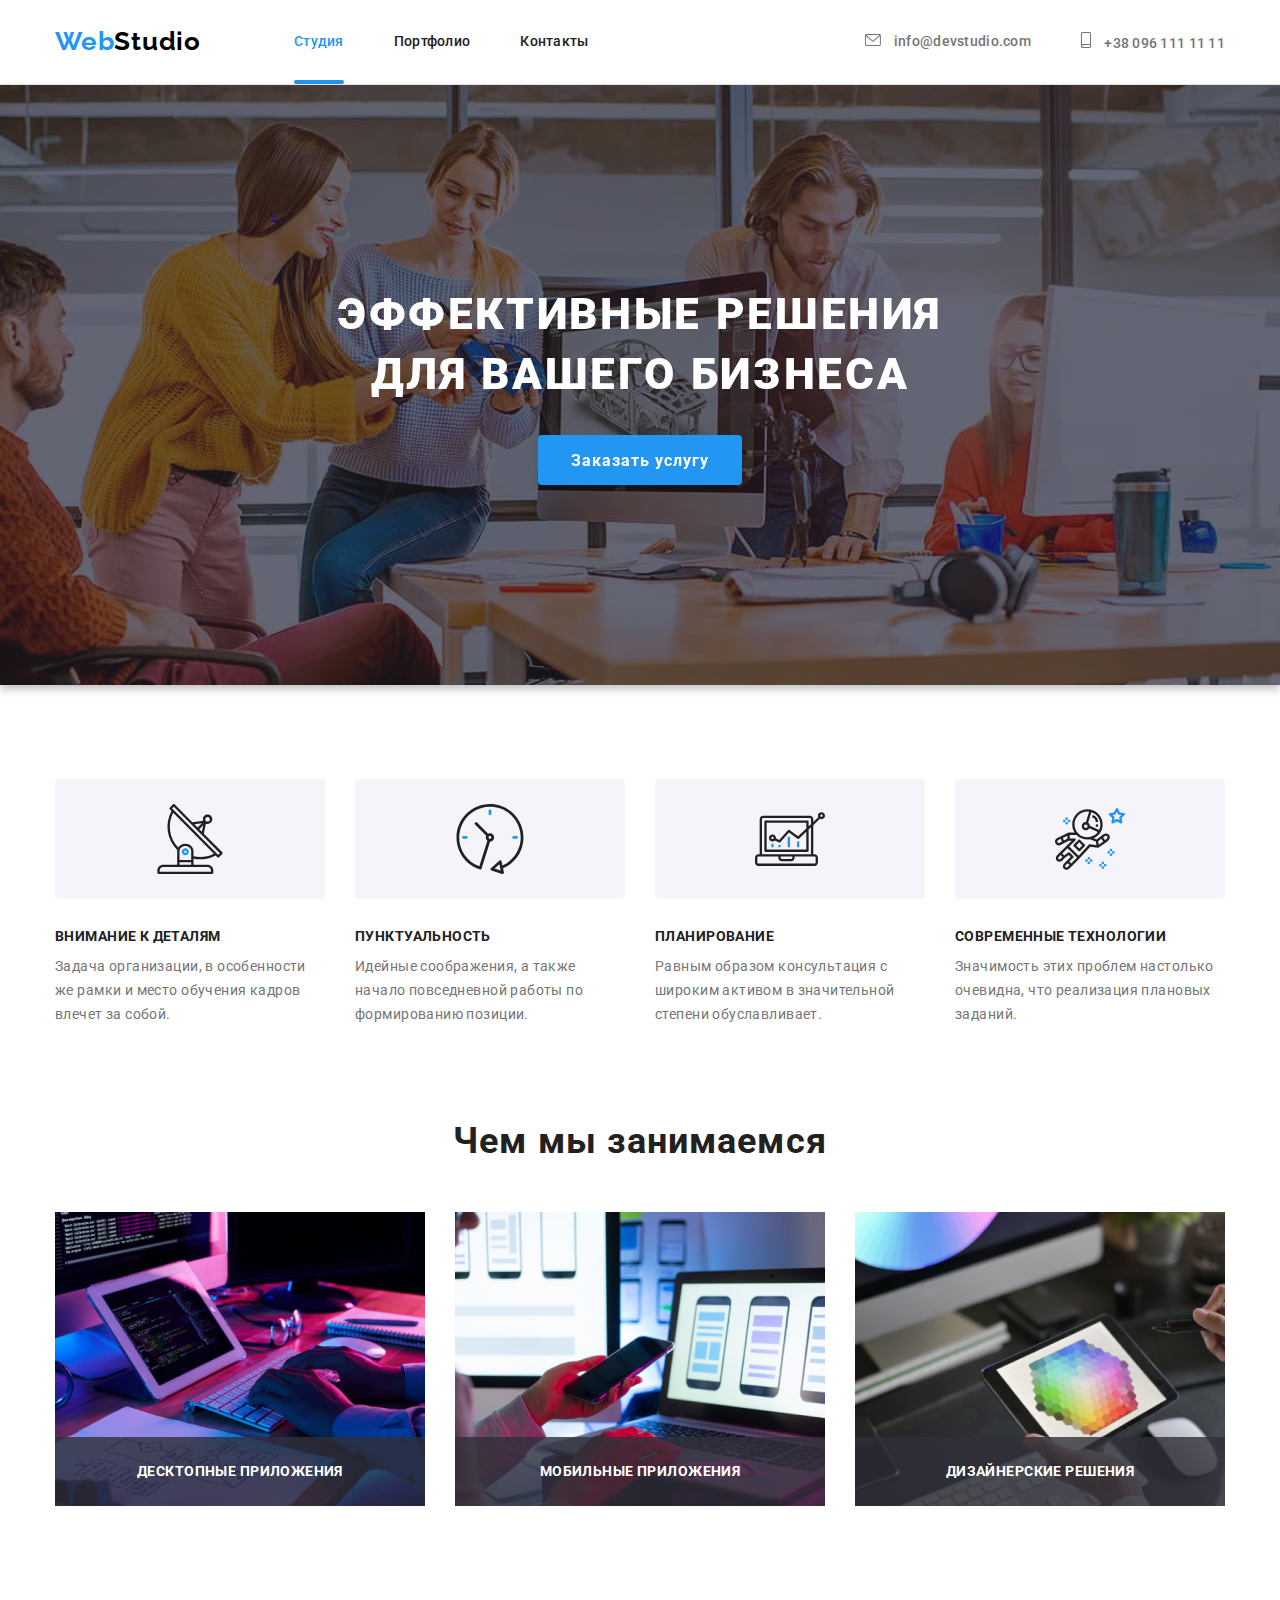
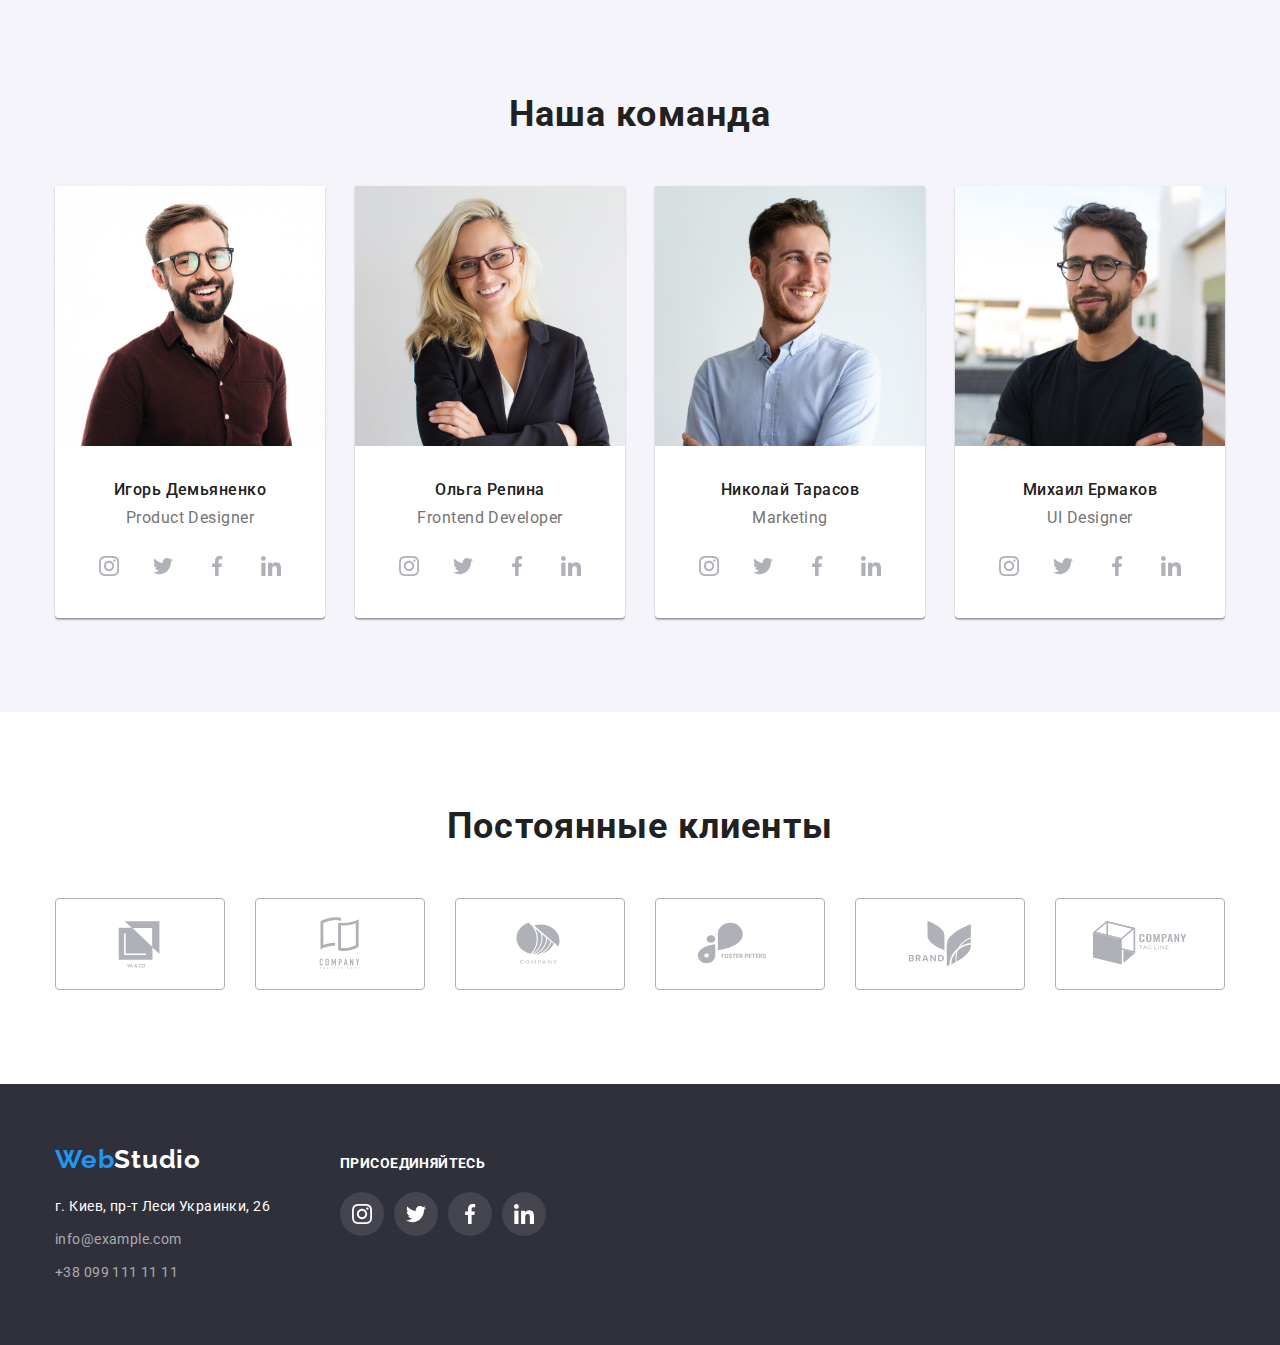
<file: index.html>
<!DOCTYPE html>
<html lang="ru">

<head>
    <meta charset="UTF-8">
    <meta http-equiv="X-UA-Compatible" content="IE=edge">
    <meta name="viewport" content="width=device-width, initial-scale=1.0">
    <title>Студія</title>
    <link rel="stylesheet"
        href="https://cdnjs.cloudflare.com/ajax/libs/modern-normalize/1.1.0/modern-normalize.min.css" />
    <link rel="preconnect" href="https://fonts.googleapis.com">
    <link rel="preconnect" href="https://fonts.gstatic.com" crossorigin>
    <link
        href="https://fonts.googleapis.com/css2?family=Raleway:wght@700&family=Roboto:wght@400;500;700;900&display=swap"
        rel="stylesheet">

    <link rel="stylesheet" href="./css/styles.css">

<body>
    <!-- Шапка -->

    <header class="header">
        <div class="container main-nav">
            <nav class="nav-header">
                <!-- Header logo -->
                <a href="./index.html" class="header-logo"> <span class="logo-web">Web</span><span
                        class="logo-studio">Studio</span> </a>
                <!-- Header nav -->
                <ul class="header-nav list">
                    <li class="item-header accent">
                        <!-- Header studio -->
                        <a href="./index.html" class="link current">Студия</a></li>
                    <li class="item-header accent">
                        <!-- Header portfolio -->
                        <a href="./portfolio.html" class="link">Портфолио</a>
                    </li>
                    <li class="item-header accent">
                        <!-- Header contacts -->
                        <a href="#" class="link">Контакты</a>
                    </li>
                </ul>
            </nav>
            <!-- Header contacting -->
            <ul class="header-contacting list">
                <li class="item-header accent">
                    <a href="mailto:info@devstudio.com" class="link">
                        <svg class="icon-mail">
                            <use href=" ./images/icons.svg#icon-mail"> </use>
                        </svg> info@devstudio.com </a> </li>
                <li class=" item-header accent">
                    <a href="tel:+380961111111" class="link">
                        <svg class="icon-smartphone">
                            <use href="./images/icons.svg#icon-smartphone"> </use>
                        </svg> +38 096 111 11 11</a>
                </li>
            </ul>
        </div>

    </header>
    <!-- Головна сторінка, основна частина -->
    <main>
        <!-- Верхня частина -->

        <section class="hero">
            <div class="container background-hero">
                <h1 class="hero-title">эффективные решения для вашего бизнеса</h1>
                <button type="button" name="Order the service" class="button" data-modal-open>Заказать услугу</button>
            </div>
        </section>

        <!-- Середина -->
        <section class="section">
            <div class="container">
                <h2 class="section-heading">что мы предлагаем</h2>
                <ul class="section-block">
                    <li class="item">
                        <div class="section-icons">
                            <svg class="icons" width="70" height="70">
                                <use href="./images/icons.svg#icon-sattelite" title="sattelite">
                                </use>
                            </svg>
                        </div>
                        <h3 class="section-title-second">внимание к деталям</h3>
                        <p class="section-text">Задача организации, в особенности же рамки и место обучения кадров
                            влечет за
                            собой.</p>
                    </li>
                    <li class="item">
                        <div class="section-icons">
                            <svg class="icons" width="70" height="70">
                                <use href="./images/icons.svg#icon-clock"></use>
                            </svg>
                        </div>
                        <h3 class=" section-title-second">пунктуальность</h3>
                        <p class="section-text">
                            Идейные соображения, а также начало повседневной работы по формированию позиции.
                        </p>
                    </li>
                    <li class="item">
                        <div class="section-icons">
                            <svg class="icons" width="70" height="70">
                                <use href="./images/icons.svg#icon-computer"></use>
                            </svg>
                        </div>
                        <h3 class="section-title-second">планирование</h3>
                        <p class="section-text">Равным образом консультация с широким активом в значительной степени
                            обуславливает.</p>
                    </li>
                    <li class="item">
                        <div class="section-icons">
                            <svg class="icons" width="70" height="70">
                                <use href="./images/icons.svg#icon-cosmonaut"></use>
                            </svg>
                        </div>
                        <h3 class="section-title-second">современные технологии</h3>
                        <p class="section-text">Значимость этих проблем настолько очевидна, что реализация плановых
                            заданий.
                        </p>
                    </li>
                </ul>
            </div>
        </section>
        <section class="section secondary-section">
            <div class="container">
                <h2 class="section-title">Чем мы занимаемся</h2>
                <!-- Картинки середини -->
                <ul class="section-images">
                    <li class="item section-item-img"><img src="./images/box1.jpg" alt="Десктопные приложения" width="370px"
                        height="294px">
                        <p class="section-text-image">Десктопные приложения</p>
                        </li>
                    <li class="item section-item-img"><img src="./images/box2.jpg" alt="Мобильные приложения" width="370px"
                            height="294px">
                        <p class="section-text-image">Мобильные приложения</p>
                    </li>
                    <li class="item section-item-img"><img src="./images/box3.jpg" alt="Дизайнерские решения" width="370px"
                            height="294px">
                    <p class="section-text-image">Дизайнерские решения</p>
                    </li>
                </ul>
            </div>
        </section>

        <!-- Нижня частина основної сторінки -->
        <section class="section second-bacground">
            <div class="container">
                <h2 class="secondary-title">Наша команда</h2>
                <ul class="section-down">
                    <li class="item bcg-item">
                        <img class="section-photo" src="./images/img1.jpg" alt="Перше фото" width="270px"
                            height="260px">
                        <div class="section-secondary-block">
                            <h3 class="section-name">Игорь Демьяненко</h3>
                            <p class="section-position">Product Designer</p>
                        </div>

                        <ul class="link-list">
                            <li class="socials">
                                <a class="soc-in" href="">
                                   <svg class="web-icon" width="20" height="20">
                                    <use href="./images/icons.svg#icon-instagram"></use>
                                    </svg>
                                </a>
                            </li>
                            <li class="socials">
                                <a class="soc-in" href="">
                                    <svg class="web-icon" width="20" height="20">
                                    <use href="./images/icons.svg#icon-twitter"></use>
                                    </svg>
                                </a>
                            </li>
                            <li class="socials">
                                <a class="soc-in" href="">
                                    <svg class="web-icon" width="20" height="20p">
                                    <use href="./images/icons.svg#icon-facebook"></use>
                                    </svg>
                                </a>
                            </li>
                            <li class="socials">
                                <a class="soc-in" href="">
                                    <svg class="web-icon" width="20" height="20p">
                                    <use href="./images/icons.svg#icon-linkedin"></use>
                                    </svg>
                                </a>
                            </li>
                        </ul>

                    </li>
                    <li class=" item bcg-item">
                        <img class="section-photo" src="./images/img2.jpg" alt="Друге фото" width="270px"
                            height="260px">
                        <div class="section-secondary-block">
                            <h3 class="section-name">Ольга Репина</h3>
                            <p class="section-position">Frontend Developer</p>
                        </div>
                        <ul class="link-list">
                            <li class="socials">
                                <a class="soc-in" href="">
                                    <svg class=" web-icon" width="20" height="20">
                                    <use href="./images/icons.svg#icon-instagram"></use>
                                    </svg>
                                </a>
                            </li>
                            <li class="socials">
                                <a class="soc-in" href="">
                                    <svg class=" web-icon" width="20" height="20">
                                    <use href="./images/icons.svg#icon-twitter"></use>
                                    </svg>
                                </a>
                            </li>
                            <li class="socials">
                                <a class="soc-in" href="">
                                    <svg class=" web-icon" width="20" height="20">
                                    <use href="./images/icons.svg#icon-facebook"></use>
                                    </svg>
                                </a>
                            </li>
                            <li class="socials">
                                <a class="soc-in" href="">
                                    <svg class=" web-icon" width="20" height="20">
                                    <use href="./images/icons.svg#icon-linkedin"></use>
                                    </svg>
                                </a>
                            </li>
                        </ul>
                    </li>
                    <li class="item bcg-item">
                        <img class="section-photo" src="./images/img3.jpg" alt="Третє фото" width="270px"
                            height="260px">
                        <div class="section-secondary-block">
                            <h3 class="section-name">Николай Тарасов</h3>
                            <p class="section-position">Marketing</p>
                        </div>
                        <ul class="link-list">
                            <li class="socials">
                                <a class="soc-in" href="">
                                    <svg class=" web-icon" width="20" height="20">
                                    <use href="./images/icons.svg#icon-instagram"></use>
                                    </svg>
                                </a>
                            </li>
                            <li class="socials">
                                <a class="soc-in" href="">
                                    <svg class=" web-icon" width="20" height="20">
                                    <use href="./images/icons.svg#icon-twitter"></use>
                                    </svg>
                                </a>
                            </li>
                            <li class="socials">
                                <a class="soc-in" href="">
                                    <svg class=" web-icon" width="20" height="20">
                                    <use href="./images/icons.svg#icon-facebook"></use>
                                    </svg>
                                </a>
                            </li>
                            <li class="socials">
                                <a class="soc-in" href="">
                                    <svg class=" web-icon" width="20" height="20">
                                    <use href="./images/icons.svg#icon-linkedin"></use>
                                    </svg>
                                </a>
                            </li>
                        </ul>
                    </li>
                    <li class="item bcg-item">
                        <img class="section-photo" src="./images/img4.jpg" alt="Четверте фото" width="270px"
                            height="260px">
                        <div class="section-secondary-block">
                            <h3 class="section-name">Михаил Ермаков</h3>
                            <p class="section-position">UI Designer</p>
                        </div>
                        <ul class="link-list">
                            <li class="socials">
                                <a class="soc-in" href="">
                                    <svg class=" web-icon" width="20" height="20">
                                    <use href="./images/icons.svg#icon-instagram"></use>
                                    </svg>
                                </a>
                            </li>
                            <li class="socials">
                                <a class="soc-in" href="">
                                    <svg class=" web-icon" width="20" height="20">
                                    <use href="./images/icons.svg#icon-twitter"></use>
                                    </svg>
                                </a>
                            </li>
                            <li class="socials">
                                <a class="soc-in" href="">
                                    <svg class=" web-icon" width="20" height="20">
                                    <use href="./images/icons.svg#icon-facebook"></use>
                                    </svg>
                                </a>
                            </li>
                            <li class="socials">
                                <a class="soc-in" href="">
                                    <svg class=" web-icon" width="20" height="20">
                                    <use href="./images/icons.svg#icon-linkedin"></use>
                                    </svg>
                                </a>
                            </li>
                        </ul>
                    </li>
                </ul>
            </div>
        </section>

        <!-- Постійні клієнти -->

        <section class="clients">
            <div class="container">
                <h2 class="clients-title">Постоянные клиенты</h2>
                <ul class="clients-list">
                    <li class="client-icons">
                        <a class="client-icon-link" href="">
                        <svg class="client-names" width="106" height="60">
                            <use href="./images/icons.svg#icon-Logo1"></use>
                        </svg></a>
                    </li>
                    <li class="client-icons">
                         <a class="client-icon-link" href="">
                        <svg class="client-names" width="106" height="60">
                            <use href="./images/icons.svg#icon-Logo2"></use>
                        </svg></a>
                    </li>
                    <li class="client-icons">
                        <a class="client-icon-link" href="">
                        <svg class="client-names" width="106" height="60">
                            <use href="./images/icons.svg#icon-Logo3"></use>
                        </svg></a>
                    </li>
                    <li class="client-icons">
                        <a class="client-icon-link" href="">
                        <svg class="client-names" width="106" height="60">
                            <use href="./images/icons.svg#icon-Logo4"></use>
                        </svg></a>
                    </li>
                    <li class="client-icons">
                        <a class="client-icon-link" href="">
                        <svg class="client-names" width="106" height="60">
                            <use href="./images/icons.svg#icon-Logo5"></use>
                        </svg></a>
                    </li>
                    <li class="client-icons">
                        <a class="client-icon-link" href="">
                        <svg class="client-names" width="106" height="60">
                            <use href="./images/icons.svg#icon-Logo6"></use>
                        </svg></a>
                    </li>
                </ul>
            </div>
        </section>
    </main>

    <!-- Підвал сторінки -->

    <footer class=" footer">
        <div class="container footer-main">
            <div class="down-main">
                <a href="./index.html" class="footer-logo"><span class="logo-web-footer">Web</span><span
                        class="logo-studio-footer">Studio</span></a>
                <!-- Адреса і реквізити пошти і контактування -->
                <adress class="adress">
                    <ul>
                        <li class="adress-item"><a href="#" class="adr">г. Киев, пр-т Леси Украинки, 26</a></li>
                        <li class="adress-item"><a href="mailto:info@example.com" class="link">info@example.com</a>
                        </li>
                        <li class="adress-item"><a href="tel:+380991111111" class="link">+38 099 111 11 11</a></li>
                    </ul>
                </adress>
            </div>
            <div class="footer-second">
                <h3 class="footer-link-item">присоединяйтесь</h3>
                <ul class="footer-link-list">
                    <li class="footer-socials">
                        <a class="footer-soc-in" href="">
                                <svg class="footer-web-icon" width="20px" height="20px">
                            <use href="./images/icons.svg#icon-instagram"></use>
                            </svg>
                        </a>
                    </li>
                    <li class="footer-socials">
                        <a class="footer-soc-in" href="">
                                <svg class="footer-web-icon" width="20px" height="20px">
                            <use href="./images/icons.svg#icon-twitter"></use>
                            </svg>
                        </a>
                    </li>
                    <li class="footer-socials">
                        <a class="footer-soc-in" href="">
                                <svg class="footer-web-icon" width="20px" height="20px">
                            <use href="./images/icons.svg#icon-facebook"></use>
                            </svg>
                        </a>
                    </li>
                    <li class="footer-socials">
                        <a class="footer-soc-in" href="">
                                <svg class="footer-web-icon" width="20px" height="20px">
                            <use href="./images/icons.svg#icon-linkedin"></use>
                            </svg>
                        </a>
                    </li>
                </ul>
            </div>

        </div>

    </footer>

    <!--  МОДАЛЬНЕ ВІКНО  -->
     <!-- Модальное окно -->
    <div class="backdrop is-hidden" data-modal>
      <div class="modal">
        <button class="modal-button" type="button" data-modal-close>
          <svg width="18" height="18">
            <use href="./images/icons.svg#icon-close"></use>
          </svg>
        </button>
        </div>
    </div>

    <!-- SCRIPT STYLE -->

    <script src="./js/modal.js"></script>

</body>

</html>
</file>
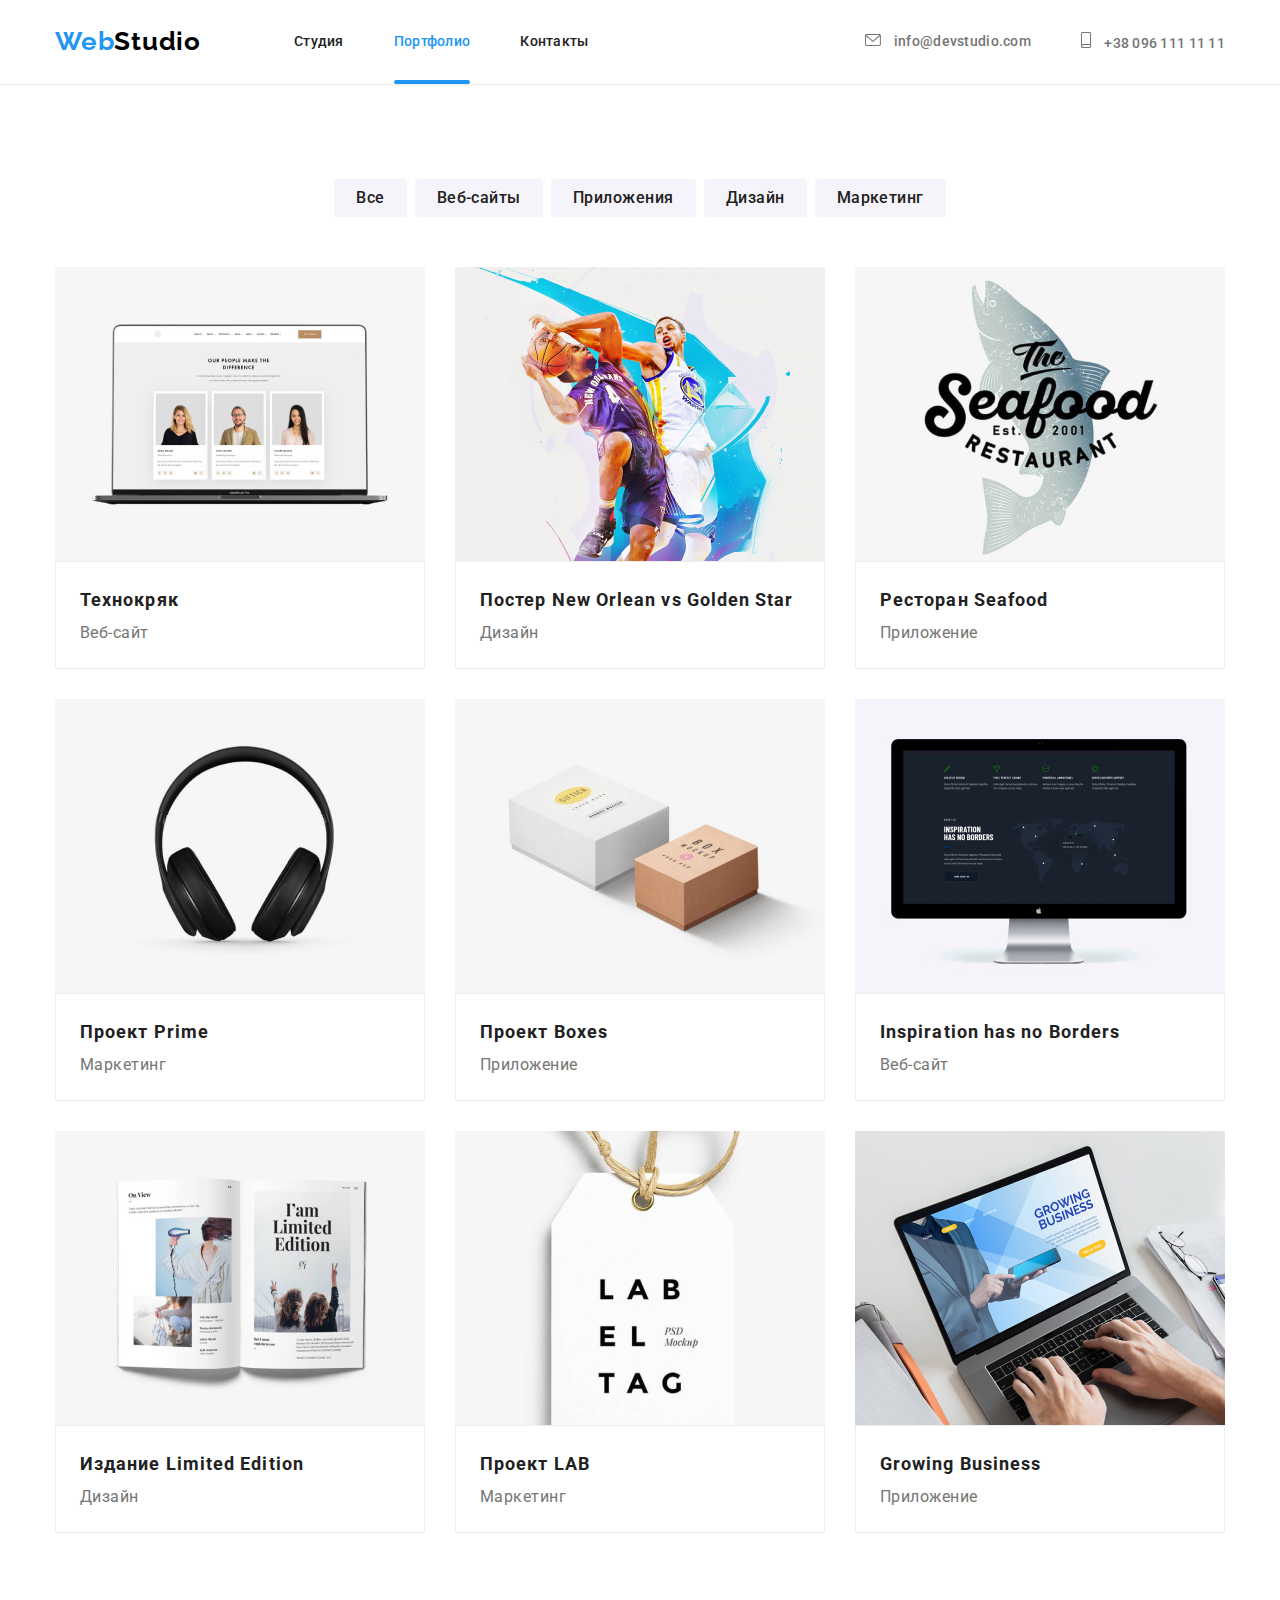
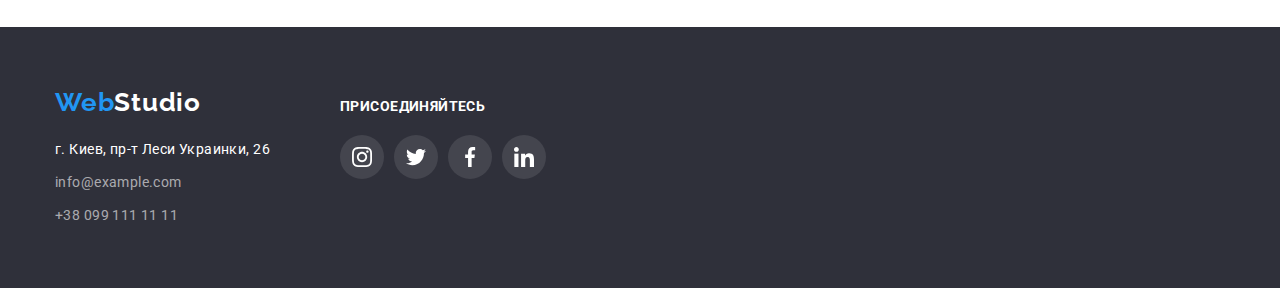
<file: portfolio.html>
<!DOCTYPE html>
<html lang="ru">

<head>

    <meta charset="UTF-8">
    <meta http-equiv="X-UA-Compatible" content="IE=edge">
    <meta name="viewport" content="width=device-width, initial-scale=1.0">
    <title>Портфоліо</title>
    <link rel="stylesheet"
        href="https://cdnjs.cloudflare.com/ajax/libs/modern-normalize/1.1.0/modern-normalize.min.css" />
    <link rel="preconnect" href="https://fonts.googleapis.com">
    <link rel="preconnect" href="https://fonts.gstatic.com" crossorigin>
    <link
        href="https://fonts.googleapis.com/css2?family=Raleway:wght@700&family=Roboto:wght@400;500;700;900&display=swap"
        rel="stylesheet">
    <link rel="stylesheet" href="./css/styles.css">

<body>
    <!-- Шапка -->
    <header class="header">
        <div class="container main-nav">
            <nav class="nav-header">
                <!-- Header logo -->
                <a href="./index.html" class="header-logo"> <span class="logo-web">Web</span><span
                        class="logo-studio">Studio</span> </a>
                <!-- Header nav -->
                <ul class="header-nav list">
                    <li class="item-header accent">
                        <!-- Header studio -->
                        <a href="./index.html" class="link">Студия</a></li>
                    <li class="item-header accent">
                        <!-- Header portfolio -->
                        <a href="./portfolio.html" class="link current">Портфолио</a>
                    </li>
                    <li class="item-header">
                        <!-- Header contacts -->
                        <a href="#" class="link">Контакты</a>
                    </li>
                </ul>
            </nav>
            <!-- Header contacting -->
            <ul class="header-contacting list">
                <li class="item-header accent">
                    <a href="mailto:info@devstudio.com" class="link">
                        <svg class="icon-mail">
                            <use href=" ./images/icons.svg#icon-mail"> </use>
                        </svg> info@devstudio.com </a> </li>
                <li class=" item-header accent">
                    <a href="tel:+380961111111" class="link">
                        <svg class="icon-smartphone">
                            <use href="./images/icons.svg#icon-smartphone"> </use>
                        </svg> +38 096 111 11 11</a>
                </li>
            </ul>
        </div>

    </header>


    <!-- Головна частина сторінки -->
    <main>

        <section class="section-portfolio">
            <div class="container">
                <h1 class="portfolio-title">Кейси команди</h1>
                <ul class="button-portfolio">
                    <li class="item"><button type="button" name="All Products" class="btn">Все</button></li>
                    <li class="item"><button type="button" name="Web Sites" class="btn">Веб-сайты</button></li>
                    <li class="item"><button type="button" name="Aplications" class="btn">Приложения</button></li>
                    <li class="item"><button type="button" name="Design" class="btn">Дизайн</li>
                    <li class="item"><button type="button" name="Marketing" class="btn">Маркетинг</button></li>

                </ul>

                <!-- Список виконаних кейсів команди  -->

                <ul class="cases">
                    <li class="cases-items">
                        <a class="cases-link-items" href="">
                        <div class="cases-img-thumb">
                        <p class="overlay">
                    Ресурс предлагает комплексные предложения с разным уровнем функционала и
                    сервисов. Все это позволит посетителю получить исчерпывающие сведения о компании
                    или частном лице.
                        </p>
                        <img class="cases-img" src="./images/portfolio1.jpg" alt="Технокряк" width="370px"
                            height="294px"> </div>
                            <div class="cases-block-portfolio">
                            <h2 class="cases-title">Технокряк</h2>
                            <p class="case-text">Веб-сайт</p>
                        </div>
                        </a>
                    </li>
                    <li class="cases-items">
                        <a class="cases-link-items" href="">
 <div class="cases-img-thumb">
                        <p class="overlay">
                    Ресурс предлагает комплексные предложения с разным уровнем функционала и
                    сервисов. Все это позволит посетителю получить исчерпывающие сведения о компании
                    или частном лице.
                        </p>
                        <img class="cases-img" src="./images/portfolio2.jpg" alt="Постер New Orlean vs Golden Star"
                            width="370px" height="294px"> </div>
                        <div class="cases-block-portfolio">
                            <h2 class="cases-title">Постер New Orlean vs Golden Star</h2>
                            <p class="case-text">Дизайн</p>
                        </div>
                        </a>
                    </li>
                    <li class="cases-items">
                        <a class="cases-link-items" href="">
                             <div class="cases-img-thumb">
                        <p class="overlay">
                    Ресурс предлагает комплексные предложения с разным уровнем функционала и
                    сервисов. Все это позволит посетителю получить исчерпывающие сведения о компании
                    или частном лице.
                        </p>
                        <img class="cases-img" src="./images/portfolio3.jpg" alt="Ресторан Seafood" width="370px"
                            height="294px"> </div>
                        <div class="cases-block-portfolio">
                            <h2 class="cases-title">Ресторан Seafood</h2>
                            <p class="case-text">Приложение</p>
                        </div>
                        </a>
                    </li>
                    <li class="cases-items">
                        <a class="cases-link-items" href="">
                             <div class="cases-img-thumb">
                        <p class="overlay">
                    Ресурс предлагает комплексные предложения с разным уровнем функционала и
                    сервисов. Все это позволит посетителю получить исчерпывающие сведения о компании
                    или частном лице.
                        </p>
                        <img class="cases-img" src="./images/portfolio4.jpg" alt="Проект Prime" width="370px"
                            height="294px"> </div>
                        <div class="cases-block-portfolio">
                            <h2 class="cases-title">Проект Prime</h2>
                            <p class="case-text">Маркетинг</p>
                        </div>
                        </a>
                    </li>
                    <li class="cases-items">
                        <a class="cases-link-items" href="">
                             <div class="cases-img-thumb">
                        <p class="overlay">
                    Ресурс предлагает комплексные предложения с разным уровнем функционала и
                    сервисов. Все это позволит посетителю получить исчерпывающие сведения о компании
                    или частном лице.
                        </p>
                        <img class="cases-img" src="./images/portfolio5.jpg" alt="Проект Boxes" width="370px"
                            height="294px"> </div>
                        <div class="cases-block-portfolio">
                            <h2 class="cases-title">Проект Boxes</h2>
                            <p class="case-text">Приложение</p>
                        </div>
                        </a>
                    </li>
                    <li class="cases-items">
                        <a class="cases-link-items" href="">
                             <div class="cases-img-thumb">
                        <p class="overlay">
                    Ресурс предлагает комплексные предложения с разным уровнем функционала и
                    сервисов. Все это позволит посетителю получить исчерпывающие сведения о компании
                    или частном лице.
                        </p>
                        <img class="cases-img" src="./images/portfolio6.jpg" alt="Inspiration has no Borders"
                            width="370px" height="294px"> </div>
                        <div class="cases-block-portfolio">
                            <h2 class="cases-title">Inspiration has no Borders</h2>
                            <p class="case-text">Веб-сайт</p>
                        </div>
                        </a>
                    </li>
                    <li class="cases-items">
                        <a class="cases-link-items" href="">
                             <div class="cases-img-thumb">
                        <p class="overlay">
                    Ресурс предлагает комплексные предложения с разным уровнем функционала и
                    сервисов. Все это позволит посетителю получить исчерпывающие сведения о компании
                    или частном лице.
                        </p>
                        <img class="cases-img" src="./images/portfolio7.jpg" alt="Издание Limited Edition" width="370px"
                            height="294px"> </div>
                        <div class="cases-block-portfolio">
                            <h2 class="cases-title">Издание Limited Edition</h2>
                            <p class="case-text">Дизайн</p>
                        </div>
                        </a>
                    </li>
                    <li class="cases-items">
                        <a class="cases-link-items" href="">
                             <div class="cases-img-thumb">
                        <p class="overlay">
                    Ресурс предлагает комплексные предложения с разным уровнем функционала и
                    сервисов. Все это позволит посетителю получить исчерпывающие сведения о компании
                    или частном лице.
                        </p>
                        <img class="cases-img" src="./images/portfolio8.jpg" alt="Проект LAB" width="370px"
                            height="294px"> </div>
                        <div class="cases-block-portfolio">
                            <h2 class="cases-title">Проект LAB</h2>
                            <p class="case-text">Маркетинг</p>
                        </div>
                        </a>
                    </li>
                    <li class="cases-items">
                        <a class="cases-link-items" href="">
                             <div class="cases-img-thumb">
                        <p class="overlay">
                    Ресурс предлагает комплексные предложения с разным уровнем функционала и
                    сервисов. Все это позволит посетителю получить исчерпывающие сведения о компании
                    или частном лице.
                        </p>
                        <img class="cases-img" src="./images/portfolio9.jpg" alt="Growing Business" width="370px"
                            height="294px"> </div>
                        <div class="cases-block-portfolio">
                            <h2 class="cases-title">Growing Business</h2>
                            <p class="case-text">Приложение</p>
                        </div>
                        </a>
                    </li>

                </ul>
            </div>

        </section>

    </main>
    <!-- Підвал сторінки -->

    <footer class=" footer">
        <div class="container footer-main">
            <div class="down-main">
                <a href="./index.html" class="footer-logo"><span class="logo-web-footer">Web</span><span
                        class="logo-studio-footer">Studio</span></a>
                <!-- Адреса і реквізити пошти і контактування -->
                <adress class="adress">
                    <ul>
                        <li class="adress-item"><a href="#" class="adr">г. Киев, пр-т Леси Украинки, 26</a></li>
                        <li class="adress-item"><a href="mailto:info@example.com" class="link">info@example.com</a>
                        </li>
                        <li class="adress-item"><a href="tel:+380991111111" class="link">+38 099 111 11 11</a></li>
                    </ul>
                </adress>
            </div>
            <div class="footer-second">
                <h3 class="footer-link-item">присоединяйтесь</h3>
                <ul class="footer-link-list">
                    <li class="footer-socials">
                        <a class="footer-soc-in" href="">
                                <svg class="footer-web-icon" width="20px" height="20px">
                            <use href="./images/icons.svg#icon-instagram"></use>
                            </svg>
                        </a>
                    </li>
                    <li class="footer-socials">
                        <a class="footer-soc-in" href="">
                                <svg class="footer-web-icon" width="20px" height="20px">
                            <use href="./images/icons.svg#icon-twitter"></use>
                            </svg>
                        </a>
                    </li>
                    <li class="footer-socials">
                        <a class="footer-soc-in" href="">
                                <svg class="footer-web-icon" width="20px" height="20px">
                            <use href="./images/icons.svg#icon-facebook"></use>
                            </svg>
                        </a>
                    </li>
                    <li class="footer-socials">
                        <a class="footer-soc-in" href="">
                                <svg class="footer-web-icon" width="20px" height="20px">
                            <use href="./images/icons.svg#icon-linkedin"></use>
                            </svg>
                        </a>
                    </li>
                </ul>
            </div>

        </div>

    </footer>
</body>
</head>
</file>
<file: css/styles.css>
html {
    box-sizing: border-box;
}

*,
*::before,
*::after {
    box-sizing: inherit;
}

:root {
    --primary-text-color: #212121;
    --text-color: #757575;
    --text-link: #2196F3;
    --hero: #FFFFFF;
    --background-team: #F5F4FA;
    --bacground-color-hero: #2F303A;
    --footer-color-text: rgba(255, 255, 255, 0.6);
    --logo-studio: #000000;
    --button-bcg: #F5F4FA;
    --color-line: #ECECEC;
    --color-border-icon: #AFB1B8;



}


body {
    font-family: 'Roboto',
        sans-serif;
    background-color: var(--hero);
    color: var(--text-color);
}

ul {
    list-style: none;
    margin: 0;
    padding: 0;
}

h1,
h2,
h3,
h4,
h5,
h6,
p,
ul {
    margin-top: 0;
    margin-bottom: 0;
}

img {
    width: 100%;
}

/* Шапка */

/* Кольори */
/* #212121 текст чорний */
/*  #757575 колір номера телефону*/
/* #2196F3 текст синій */
.header {
    border-bottom: 1px solid var(--color-line);

}

.header-logo {
    display: flex;
    padding-top: 24px;
    padding-bottom: 25px;
    margin-right: 93px;

    font-family: 'Raleway';
    font-weight: 700;
    font-size: 26px;
    line-height: 1.2;
    letter-spacing: 0.03em;

    text-decoration: none;
}

.header-logo .logo-web {
    color: var(--text-link)
}

.header-logo .logo-studio {
    color: var(--logo-studio);
}

.main-nav {
    display: flex;
    align-items: center;
    /* justify-content: space-between; */
}

.header-nav {
    display: flex;
    align-items: center;

}

.nav-header {
    display: flex;
    align-items: center;
}

.header-nav .item-header+.item-header {
    margin-left: 50px;
}

.header-nav .link {
    display: block;
    padding-top: 32px;
    padding-bottom: 32px;

    color: var(--primary-text-color);
    font-weight: 500;
    font-size: 14px;
    line-height: 1.14;
    letter-spacing: 0.02em;
    text-decoration: none;
}

.icon-mail {
    display: inline-flex;
    fill: var(--text-color);
}

.icon-smartphone {
    display: inline-flex;
    fill: var(--text-color);
}

.header-nav .link.current {
    color: var(--text-link);
}

.link {
    position: relative;
    transition: color 250ms cubic-bezier(0.4, 0, 0.2, 1);
}

.icon-mail {
      transition: fill 250ms cubic-bezier(0.4, 0, 0.2, 1)
}

.icon-smartphone {
      transition: fill 250ms cubic-bezier(0.4, 0, 0.2, 1)
}

.link:hover,
.link:focus {
    color: var(--text-link);
}
.link:hover .icon-mail,
.link:focus .icon-mail {
    fill: var(--text-link);
}

.link:hover .icon-smartphone,
.link:focus .icon-smartphone {
    fill: var(--text-link);
}
.header-contacting {
    display: flex;
    margin-left: auto;
  
}

.header-contacting .item-header+.item-header {
    margin-left: 50px;
}

.header-contacting .link {
    display: block;
    padding-top: 32px;
    padding-bottom: 32px;

    font-weight: 500;
    font-size: 14px;
    line-height: 1.14;
    letter-spacing: 0.02em;
    color: var(--text-color);
    text-decoration: none;
    transition: color 250ms cubic-bezier(0.4, 0, 0.2, 1)
}




.line {
    color: var(--color-line);
    margin-top: 0;
    margin-bottom: 0;
}

/* Іконки шапки */
.item-header {
    position: relative;
}

.current::after {
  display: block;
  content: "";
  position: absolute;
  bottom: 0;
  left: 0;
  bottom: -2px;
  width: 100%;
  height: 4px;
  border-radius: 2px;
  background-color: var(--text-link);
}

.accent {
    display: flex;
        align-items: center;
    justify-items: center;
    justify-content: baseline;
}
.header-contacting .icon-mail {
    display: inline-flex;
    width: 16px;
    height: 12px;
    margin-right: 10px;

    align-items: center;
    justify-items: center;
    justify-content: baseline;
    text-decoration: none;
}
.header-contacting .icon-smartphone {
    display: inline-flex;
    width: 10px;
    height: 16px;
    margin-right: 10px;
 align-items: center;
    justify-items: center;
    text-decoration: none;
        justify-content: baseline;

}


.item-header .link:hover,
.item-header .link:focus {
    color: var(--text-link);
}

/* 
.item:hover .icon,
.item:focus .icon {
    fill: var(--text-link);
} */


/* Головна сторінка */
/* фон головного заголовку background: #2F303A */
/* фон сторінки background: background: #FFFFFF; */
/* Фон Наша команда background: #F5F4FA */
/* #FFFFFF головний заголовок і колір кнопки*/
/* Середина */
/* Секція заголовки#212121 */
/* Секція тексти абзаци #757575 */
/* Другий і наступний заголовок + Прізвище ім'я  #212121 */
/* Професія #757575 */

.container {
    width: 1200px;
    margin: 0 auto;
    padding-left: 15px;
    padding-right: 15px;
    position: relative;
}

/* HERO */

.hero {
    box-sizing: border-box;
    padding: 200px 0;


}

.hero .container {
    text-align: center;
    /* height: 600px; */


}

.container .hero-title {
    color: var(--hero);
    font-weight: 900;
    font-size: 44px;
    line-height: 1.36;
    letter-spacing: 0.06em;
    text-transform: uppercase;
    margin: 0 auto;
    max-width: 696px;
    width: 100%;
    margin-bottom: 30px;
}

/* Background-hero */

.hero {
    max-width: 1600px;
    width: 100%;
    height: 600px;
    margin-left: auto;
    margin-right: auto;
    background-color: #C4C4C4;
    text-align: center;
    background-image: linear-gradient(rgba(47, 48, 58, 0.4),
            rgba(47, 48, 58, 0.4)),
        url("../images/bckg-hero.jpg");
    background-position: center;
    background-size: cover;
    background-repeat: no-repeat;
    filter: drop-shadow(0px 4px 4px rgba(0, 0, 0, 0.25))
}


/* Кнопка */
.hero .button {
    display: inline;
    font-family: inherit;
    color: var(--hero);
    background-color: var(--text-link);
    /* position: absolute; */
    min-width: 200px;
    height: 50px;
    /* left: 705px;
    top: 430px; */
    box-shadow: 0px 4px 4px rgba(0, 0, 0, 0.15);
    border-radius: 4px;
    padding: 10px 32px;

transition: color 250ms cubic-bezier(0.4, 0, 0.2, 1),
    background-color 250ms cubic-bezier(0.4, 0, 0.2, 1)
}

.button {
    font-weight: 700;
    font-size: 16px;
    line-height: 1.88;
    display: flex;
    align-items: center;
    justify-items: center;
    text-align: center;
    letter-spacing: 0.06em;

    cursor: pointer;
    border: 1px solid transparent;

}

/* SECTION середина */


.section {
    padding-top: 94px;
    padding-bottom: 94px;
}

.section-block {
    display: flex;
}


.section-block .item {
    margin-right: 30px;
    width: calc((100% - 90px) / 4);
}

.item:last-child {
    margin-right: 0;
}

.section.second-bacground {
    padding-top: 0;
    padding-top: 94px;

    background-color: var(--background-team);
}

.section-heading {
    display: none;
}
/* ЧЕМ МЫ ЗАНИМАЕМСЯ - ФОТО ПЛЮС ТЕКСТ  */

.section.secondary-section {
    padding-top: 0;
}

.section .section-title {

    font-weight: 700;
    font-size: 36px;
    line-height: 1.16;
    text-align: center;
    letter-spacing: 0.03em;

    color: var(--primary-text-color);
    margin-bottom: 50px;

}

.section .secondary-title {
    font-weight: 700;
    font-size: 36px;
    line-height: 1.16;
    text-align: center;
    letter-spacing: 0.03em;

    color: var(--primary-text-color);
    margin-bottom: 50px;
}

.section-images {
    display: flex;
    justify-content: space-between;
}

.section-images .item+.item {
    margin-left: 30px;
}
 .item {

      position: relative;
}

.section-item-img {
    display: flex;
    position: relative;
}
.section-text-image {
    display: inline-block;
    position: absolute;
    padding-top: 27px;
    padding-bottom: 27px;
    left: 0;
    bottom: 0;
    width: 100%;
    font-weight: 700;
    font-size: 14px;
    line-height: 1.14;
    text-align: center;
    letter-spacing: 0.03em;
    text-transform: uppercase;
    color: var(--hero);
    background: rgba(47, 48, 58, 0.8);
}

/* SECTION середина - іконки */


.section-icons {
  display: flex;
  justify-content: center;
  align-items: center;
  margin-bottom: 30px;
  width: 270px;
  height: 120px;

  border-radius: 4px;
  background-color: var(--button-bcg);
}

.section-secondary-block {

    background-color: var(--hero);
}

/* SECTION IMAGES */


.section-down {
    display: flex;
}

.section-down .item+.item {
    margin-left: 30px;
}

.section-secondary-block {
    padding-top: 30px;
    padding-bottom: 16px;
}

.section .section-title-second {

    font-weight: 700;
    font-size: 14px;
    line-height: 1.14;
    letter-spacing: 0.03em;
    text-transform: uppercase;
    margin-bottom: 10px;

    color: var(--primary-text-color);
}

.section .section-text {
    max-width: 270px;
    font-size: 14px;
    line-height: 1.71;
    letter-spacing: 0.03em;


    /* color: var(--text-color); */
}

.section .section-name {

    font-weight: 500;
    font-size: 16px;
    line-height: 1.18;
    text-align: center;
    letter-spacing: 0.03em;
    margin-bottom: 10px;

    color: var(--primary-text-color);
}

.section .section-position {

    font-size: 16px;
    line-height: 1.18;
    text-align: center;
    letter-spacing: 0.03em;

}

/* .hyr {
    width: 150px;
    height: 150px;
} */

.bcg-item {
    background-color: var(--hero);
    box-shadow: 0px 1px 3px rgba(0, 0, 0, 0.12),
        0px 1px 1px rgba(0, 0, 0, 0.14),
        0px 2px 1px rgba(0, 0, 0, 0.2);
    border-radius: 0px 0px 4px 4px;
}

/* Наша команда соціальні мережі */

.link-list {
    display: flex;
    padding-bottom: 30px;
    justify-content: center;

}

.socials {
    display: block;

}

.socials:not(:last-child) {
    margin-right: 10px;
}
.soc-in {
    display: flex;
     width: 100%;
    height: 100%;
    align-items: center;
    justify-items: center;
    justify-content: center;
    transition: 250ms cubic-bezier(0.4, 0, 0.2, 1)
}
.socials {
    width: 44px;
    height: 44px;
    
    /* border-radius: 50%; */
}

.socials .soc-in:hover,
.socials .soc-in:focus {
    fill: var(--hero);
    background-color: var(--text-link);
}

.socials .soc-in:hover .web-icon,
.socials .soc-in:focus .web-icon {
    fill: var(--hero);
}


.web-icon {
    transition: fill 250ms cubic-bezier(0.4, 0, 0.2, 1)
}

.soc-in {
    border-radius: 50%;
    background-color var(--color-border-icon), fill var(--color-border-icon);
}

.soc-in .web-icon {
    display: block;

    /* background-color: var(--hero); */

    fill: var(--color-border-icon);
    display: block;
}



/*  Постійні клієнти */
.client-icon-link {
    display: flex;
    width:70px;
    height: 70px;
    
    width: 100%;
    height: 100%;
    align-items: center;
    justify-content: center;
      border: 1px solid var(--color-border-icon);
    border-radius: 4px;
    transition: border 250ms cubic-bezier(0.4, 0, 0.2, 1);
}

.clients {
    padding-top: 94px;
    padding-bottom: 94px;
}

.clients-title {
    font-weight: 700;
    font-size: 36px;
    line-height: 1.16;
    text-align: center;
    letter-spacing: 0.03em;
    color: var(--primary-text-color);
    margin-bottom: 50px;
}

.clients-list {
    display: flex;
}

.client-icons {
    /* display: flex; */
    /* align-items: center;
    justify-content: center; */
    width: 170px;
    height: 92px;
  
}
.client-names {
    fill: var(--color-border-icon);
    transition: fill 250ms cubic-bezier(0.4, 0, 0.2, 1);
}

/* .client-icons:hover,
.client-icons:focus {
    border-color: var(--text-link);
} */
.client-icon-link:hover,
.client-icon-link:focus {
        border-color: var(--text-link)

}
.client-icon-link:hover .client-names,
.client-icon-link:focus .client-names {
    fill: var(--text-link);
}
/* .clients-list .client-icon-link:hover .client-names,
.clients-list .client-icon-link:focus .client-names {
   fill: var(--text-link);
} */




.client-icons:not(:last-child) {
    margin-right: 30px;
}






/* Підвал */


/* Лого перша частина #2196F3 */
/* Лого друга частина #FFFFFF */
/* Адреса #FFFFFF */
/* пошта і телефон rgba(255, 255, 255, 0.6) */

/* 2-га сторінка фон background: #E5E5E5 */
.footer {
    background-color: var(--bacground-color-hero);
    padding-bottom: 60px;
    padding-top: 60px;
}

/* .footer-logo {
    display: block;
} */
/* .footer-blocks {
    display: flex;
    align-items: baseline;
} */

.footer .footer-logo {
    font-family: 'Raleway';
    /* font-style: normal; */
    font-weight: 700;
    font-size: 26px;
    line-height: 1.19;
    letter-spacing: 0.03em;
    /* margin-bottom: 20px; */
    text-decoration: none;
}


.footer-main {
    display: flex;
    align-items: baseline;

}

.footer-logo .logo-web-footer {
    color: var(--text-link);
}

.footer-logo .logo-studio-footer {
    color: var(--hero);

}

.adress {
    margin-top: 20px;
}


.adress .adr {
    font-size: 14px;
    line-height: 1.71;
    letter-spacing: 0.03em;

    color: var(--hero);
    text-decoration: none;

}

.adress .link {
    font-size: 14px;
    line-height: 1.71;
    letter-spacing: 0.03em;

    color: var(--footer-color-text);

    text-decoration: none;
}

.adress-item:not(:last-child) {
    margin-bottom: 9px;
}

.adress .link:hover,
.adress .link:focus {
    color: var(--text-link);
}



/* ДРУГА ЧАСТИНА - ПОСИЛАННЯ ПІДВАЛУ */


.footer-second {
     margin-right: 93px;   
    margin-left: 70px;
}

/* .down-main {
    display: inline-block;
    justify-content: baseline;

} */

.footer-link-item {
    text-transform: uppercase;
    display: flex;
    margin-bottom: 20px;
    font-family: 'Roboto';
    font-style: normal;
    font-weight: 700;
    font-size: 14px;
    line-height: 1.14;
    letter-spacing: 0.03em;
    color: var(--hero);
}

.adress {
    display: flex;
}

.footer-link-list {
    display: flex;
}

.footer-socials:not(:last-child) {
    margin-right: 10px;
}
.footer-soc-in:hover,
.footer-soc-in:focus {
    background-color: var(--text-link);
    border-radius: 50%;
}


.footer-soc-in {
    display: inline-block;
    padding: 12px;
    width: 44px;
    height: 44px;
    border-radius: 50%;

    background-color: rgba(255, 255, 255, 0.1);
   transition: background-color 250ms cubic-bezier(0.4, 0, 0.2, 1);
}

.footer-soc-in .footer-web-icon {
    fill: var(--hero);
    
}



/* П О Р Т Ф О Л І О  */

/* Головна частина сторінки */
.portfolio-title {
    display: none;
}

.section-portfolio {
    background-color: var(--hero);
    padding-top: 94px;
    padding-bottom: 94px;

}

/* КНОПКИ */
.button-portfolio {
    display: flex;
    margin-bottom: 50px;
    border: transparent;
    list-style-type: none;
    justify-content: center;
    margin-bottom: 50px;
    margin-top: 0;



}

.button-portfolio .item+.item {
    margin-left: 8px;

}

.button-portfolio .btn:hover,
.button-portfolio .btn:focus {
    background-color: var(--text-link);
    color: var(--hero);
    box-shadow: inset 0px 3px 1px rgba(0, 0, 0, 0.1),
        0px 1px 2px rgba(0, 0, 0, 0.08),
        0px 2px 2px rgba(0, 0, 0, 0.12);
    border-radius: 4px;
}

.button-portfolio .btn {
    font-family: inherit;
    padding: 6px 22px;
    font-weight: 500;
    font-size: 16px;
    line-height: 1.62;
    text-align: center;
    letter-spacing: 0.03em;
    background-color: var(--button-bcg);

    color: var(--primary-text-color);
    border: none;
    cursor: pointer;
    box-shadow: none;
    transition: color 250ms cubic-bezier(0.4, 0, 0.2, 1),
    background-color 250ms cubic-bezier(0.4, 0, 0.2, 1),
    box-shadow 250ms cubic-bezier(0.4, 0, 0.2, 1);
}

.button-portfolio .btn {
    border-radius: 4px;
}

/*СПИСОК КЕЙСІВ КОМАНДИ - картинки з підписами */


.cases {
    display: flex;
    flex-wrap: wrap
}

.cases-block-portfolio {
    padding: 20px 0;
    border-top: none;
    border: 1px solid #EEEEEE;
}


.cases .cases-items {
    margin-right: 30px;
    margin-bottom: 30px;
    background: #FFFFFF;
   
}


.cases-img {
    display: block;
}

.cases-link-items {
    display: block;
    text-decoration: none;
}
.cases-link-items:hover,
.cases-link-items:focus {
    box-shadow: 0px 1px 1px rgba(0, 0, 0, 0.12),
        0px 4px 4px rgba(0, 0, 0, 0.06),
        1px 4px 6px rgba(0, 0, 0, 0.16);
}

.cases-items:nth-child(3n) {
    margin-right: 0;
}

.cases-items:nth-last-child(-n + 3) {
    margin-bottom: 0;
}

.cases-img-thumb{
    display: block;
    position: relative;
    overflow: hidden;
}
.cases-items:hover .overlay,
.cases-items:focus .overlay {
  transform: translateY(0);
}

.overlay {
    display: inline-block;
    position: absolute;
    top: 0;
    left: 0;
    width: 100%;
    height: 100%;
    padding: 63px 24px;   

    color: var(--hero);
    font-size: 18px;
    font-weight: 400;
    line-height: 1.55;
    text-align: left;

    background-color: rgba(33, 150, 243, 0.9);

    transform: translateY(100%);
    transition: transform 250ms cubic-bezier(0.4, 0, 0.2, 1);
}


.cases .cases-title {

    font-weight: 700;
    font-size: 18px;
    line-height: 2;
    letter-spacing: 0.06em;
    padding-right: 24px;
    padding-left: 24px;
    text-decoration: none;

    color: var(--primary-text-color);
}

.cases .case-text {
    font-size: 16px;
    line-height: 1.88;
    letter-spacing: 0.03em;
    padding-right: 24px;
    padding-left: 24px;
    color: var(--text-color);

}


/*  МОДАЛЬНЕ ВІКНО */

.backdrop {
  position: fixed;
  top: 0;
  left: 0;
  width: 100vw;
  height: 100vh;
  background-color: rgba(0, 0, 0, 0.2);
  opacity: 1;
  transition: opacity 250ms cubic-bezier(0.4, 0, 0.2, 1);
}

.backdrop.is-hidden {
  opacity: 0;
  pointer-events: none;
}

.backdrop.is-hidden .modal {
  transform: translate(-50%, -50%) scale(0.7);
}

.modal {
  position: absolute;
  top: 50%;
  left: 50%;
  transform: translate(-50%, -50%) scale(1);

  width: 528px;
  height: 581px;
  padding: 40px;
  border-radius: 4px;
  background-color: var(--hero);
  box-shadow: 0px 1px 3px rgba(0, 0, 0, 0.12),
    0px 1px 1px rgba(0, 0, 0, 0.14),
    0px 2px 1px rgba(0, 0, 0, 0.2);

  transition: transform 250ms cubic-bezier(0.4, 0, 0.2, 1);
}

.modal-button {
  display: flex;
  position: absolute;
  top: 8px;
  right: 8px;

  min-width: 30px;
  min-height: 30px;
  padding: 6px;

  border: 1px solid rgba(0, 0, 0, 0.1);
  border-radius: 50%;
  background-color: var(--hero);
  cursor: pointer;
}
</file>
